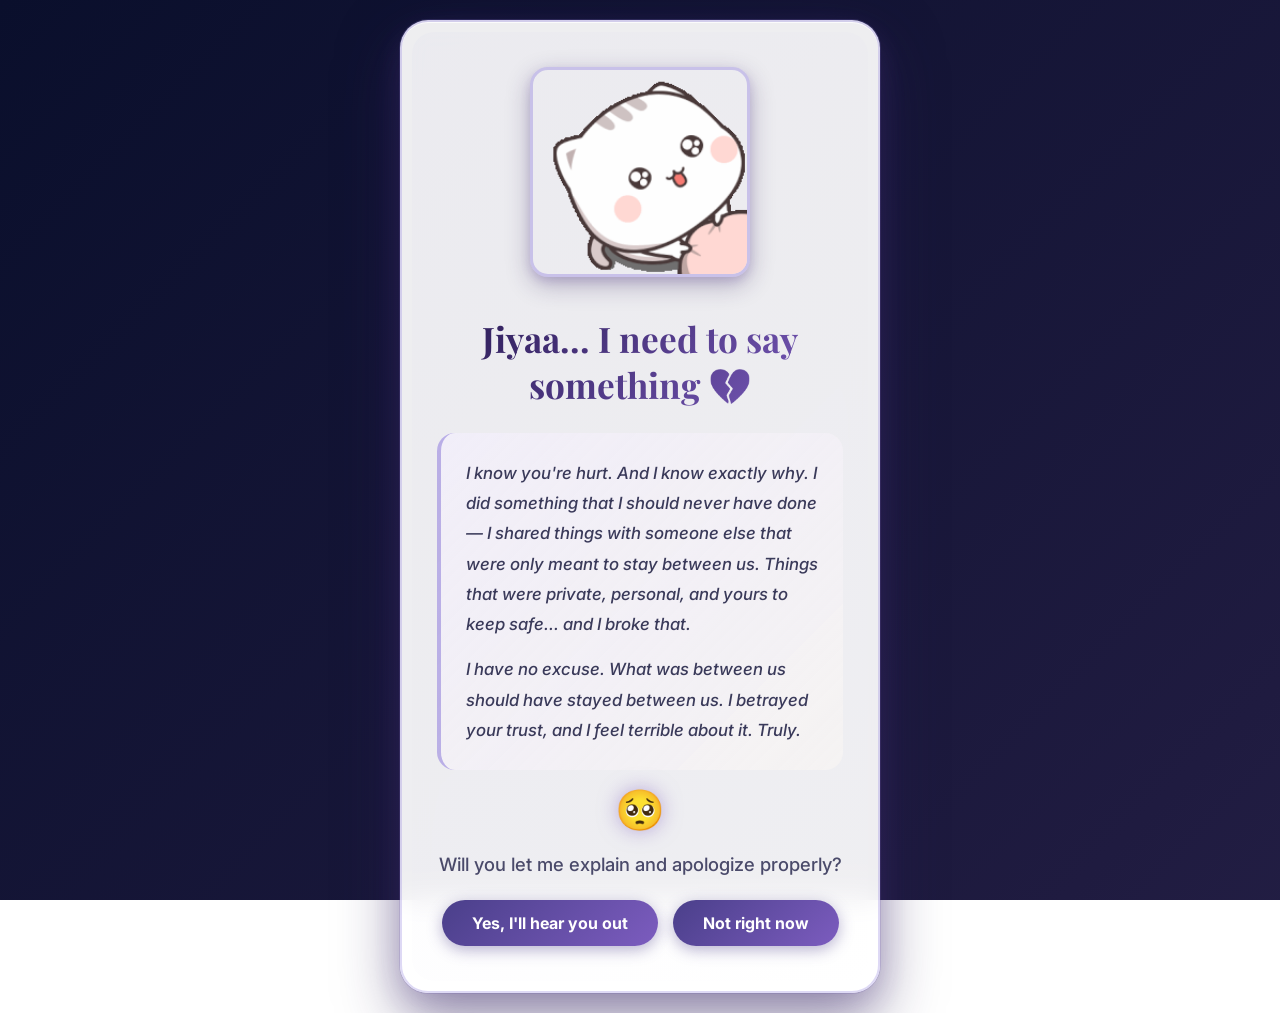
<file: index.html>
<!DOCTYPE html>
<html lang="en">
<head>
  <meta charset="UTF-8" />
  <meta name="viewport" content="width=device-width, initial-scale=1.0, maximum-scale=5.0, user-scalable=yes" />
  <meta name="theme-color" content="#2d2b55" />
  <meta name="description" content="A heartfelt apology from Amit to Jiyaa" />
  <meta name="mobile-web-app-capable" content="yes" />
  <meta name="apple-mobile-web-app-capable" content="yes" />
  <meta name="apple-mobile-web-app-status-bar-style" content="default" />
  <title>I'm Sorry, Jiyaa 💔</title>
  <link rel="stylesheet" href="style.css" />
</head>
<body>
  <!-- Falling Raindrops -->
  <div class="raindrops-container">
    <span class="raindrop">💧</span>
    <span class="raindrop">💧</span>
    <span class="raindrop">💧</span>
    <span class="raindrop">💧</span>
    <span class="raindrop">💧</span>
    <span class="raindrop">💧</span>
    <span class="raindrop">💧</span>
    <span class="raindrop">💧</span>
    <span class="raindrop">💧</span>
    <span class="raindrop">💧</span>
    <span class="raindrop">💧</span>
    <span class="raindrop">💧</span>
    <span class="raindrop">💧</span>
    <span class="raindrop">💧</span>
    <span class="raindrop">💧</span>
  </div>
  
  <!-- Soft Glowing Lights -->
  <div class="softglow-container">
    <span class="softglow">🕯️</span>
    <span class="softglow">✨</span>
    <span class="softglow">🕯️</span>
    <span class="softglow">✨</span>
    <span class="softglow">🕯️</span>
  </div>

  <div class="container">
    <img src="GIFS/1.gif" class="gif" alt="sorry">

    <h1>Jiyaa... I need to say something 💔</h1>
    
    <div class="apology-letter">
      <p class="letter-text fade-in-up">
        I know you're hurt. And I know exactly why. I did something that I should never have done — I shared things with someone else that were only meant to stay between us. Things that were private, personal, and yours to keep safe... and I broke that.
      </p>
      <p class="letter-text fade-in-up">
        I have no excuse. What was between us should have stayed between us. I betrayed your trust, and I feel terrible about it. Truly.
      </p>
    </div>
    
    <div class="love-note">
      <span class="heartbeat">🥺</span>
    </div>

    <p>Will you let me explain and apologize properly?</p>

    <div class="btn">
      <a href="apology.html" id="read-more-btn">Yes, I'll hear you out</a>
      <a href="no1.html">Not right now</a>
    </div>
  </div>

  <script src="script.js"></script>
</body>
</html>
</file>
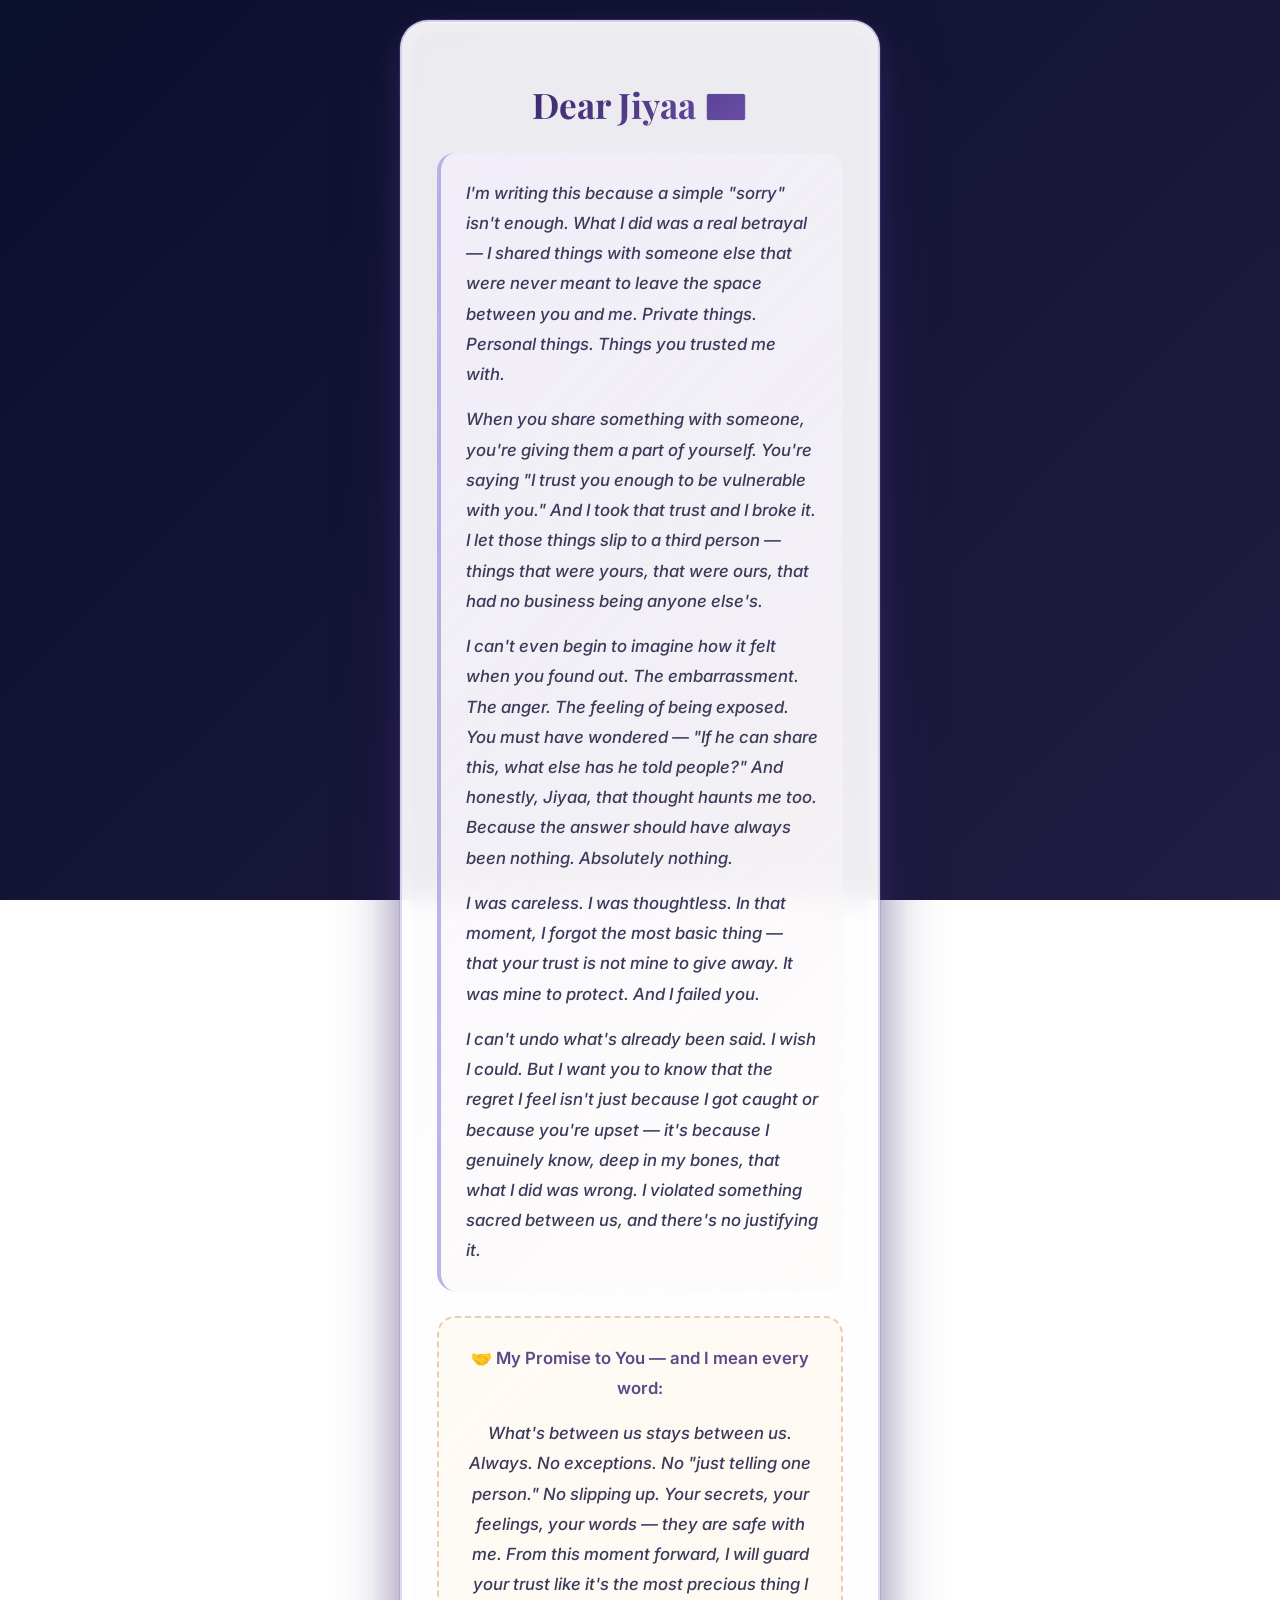
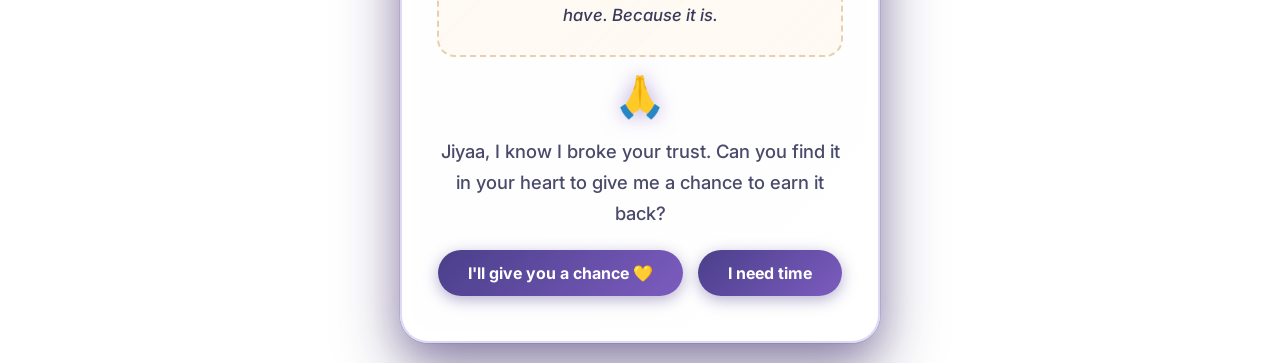
<file: apology.html>
<!DOCTYPE html>
<html lang="en">
<head>
  <meta charset="UTF-8" />
  <meta name="viewport" content="width=device-width, initial-scale=1.0, maximum-scale=5.0, user-scalable=yes" />
  <meta name="theme-color" content="#2d2b55" />
  <meta name="description" content="A heartfelt apology letter from Amit to Jiyaa" />
  <meta name="mobile-web-app-capable" content="yes" />
  <meta name="apple-mobile-web-app-capable" content="yes" />
  <meta name="apple-mobile-web-app-status-bar-style" content="default" />
  <title>My Apology to You, Jiyaa 💌</title>
  <link rel="stylesheet" href="style.css" />
</head>
<body>
  <!-- Falling Raindrops -->
  <div class="raindrops-container">
    <span class="raindrop">💧</span>
    <span class="raindrop">💧</span>
    <span class="raindrop">💧</span>
    <span class="raindrop">💧</span>
    <span class="raindrop">💧</span>
    <span class="raindrop">💧</span>
    <span class="raindrop">💧</span>
    <span class="raindrop">💧</span>
    <span class="raindrop">💧</span>
    <span class="raindrop">💧</span>
    <span class="raindrop">💧</span>
    <span class="raindrop">💧</span>
    <span class="raindrop">💧</span>
    <span class="raindrop">💧</span>
    <span class="raindrop">💧</span>
  </div>
  
  <!-- Soft Glowing Lights -->
  <div class="softglow-container">
    <span class="softglow">🕯️</span>
    <span class="softglow">✨</span>
    <span class="softglow">🕯️</span>
    <span class="softglow">✨</span>
    <span class="softglow">🕯️</span>
  </div>

  <div class="container">
    <h1>Dear Jiyaa 💌</h1>
    
    <div class="apology-letter">
      <p class="letter-text fade-in-up">
        I'm writing this because a simple "sorry" isn't enough. What I did was a real betrayal — I shared things with someone else that were never meant to leave the space between you and me. Private things. Personal things. Things you trusted me with.
      </p>
      <p class="letter-text fade-in-up">
        When you share something with someone, you're giving them a part of yourself. You're saying "I trust you enough to be vulnerable with you." And I took that trust and I broke it. I let those things slip to a third person — things that were yours, that were ours, that had no business being anyone else's.
      </p>
      <p class="letter-text fade-in-up">
        I can't even begin to imagine how it felt when you found out. The embarrassment. The anger. The feeling of being exposed. You must have wondered — "If he can share this, what else has he told people?" And honestly, Jiyaa, that thought haunts me too. Because the answer should have always been nothing. Absolutely nothing.
      </p>
      <p class="letter-text fade-in-up">
        I was careless. I was thoughtless. In that moment, I forgot the most basic thing — that your trust is not mine to give away. It was mine to protect. And I failed you.
      </p>
      <p class="letter-text fade-in-up">
        I can't undo what's already been said. I wish I could. But I want you to know that the regret I feel isn't just because I got caught or because you're upset — it's because I genuinely know, deep in my bones, that what I did was wrong. I violated something sacred between us, and there's no justifying it.
      </p>
    </div>

    <div class="promise-box fade-in-up">
      <p class="letter-text" style="font-style: normal; font-weight: 600; color: #5a4a8a;">
        🤝 My Promise to You — and I mean every word:
      </p>
      <p class="letter-text">
        What's between us stays between us. Always. No exceptions. No "just telling one person." No slipping up. Your secrets, your feelings, your words — they are safe with me. From this moment forward, I will guard your trust like it's the most precious thing I have. Because it is.
      </p>
    </div>

    <div class="love-note">
      <span class="heartbeat">🙏</span>
    </div>

    <p>Jiyaa, I know I broke your trust. Can you find it in your heart to give me a chance to earn it back?</p>

    <div class="btn">
      <a href="yes.html">I'll give you a chance 💛</a>
      <a href="no1.html">I need time</a>
    </div>
  </div>

  <script src="script.js"></script>
</body>
</html>
</file>
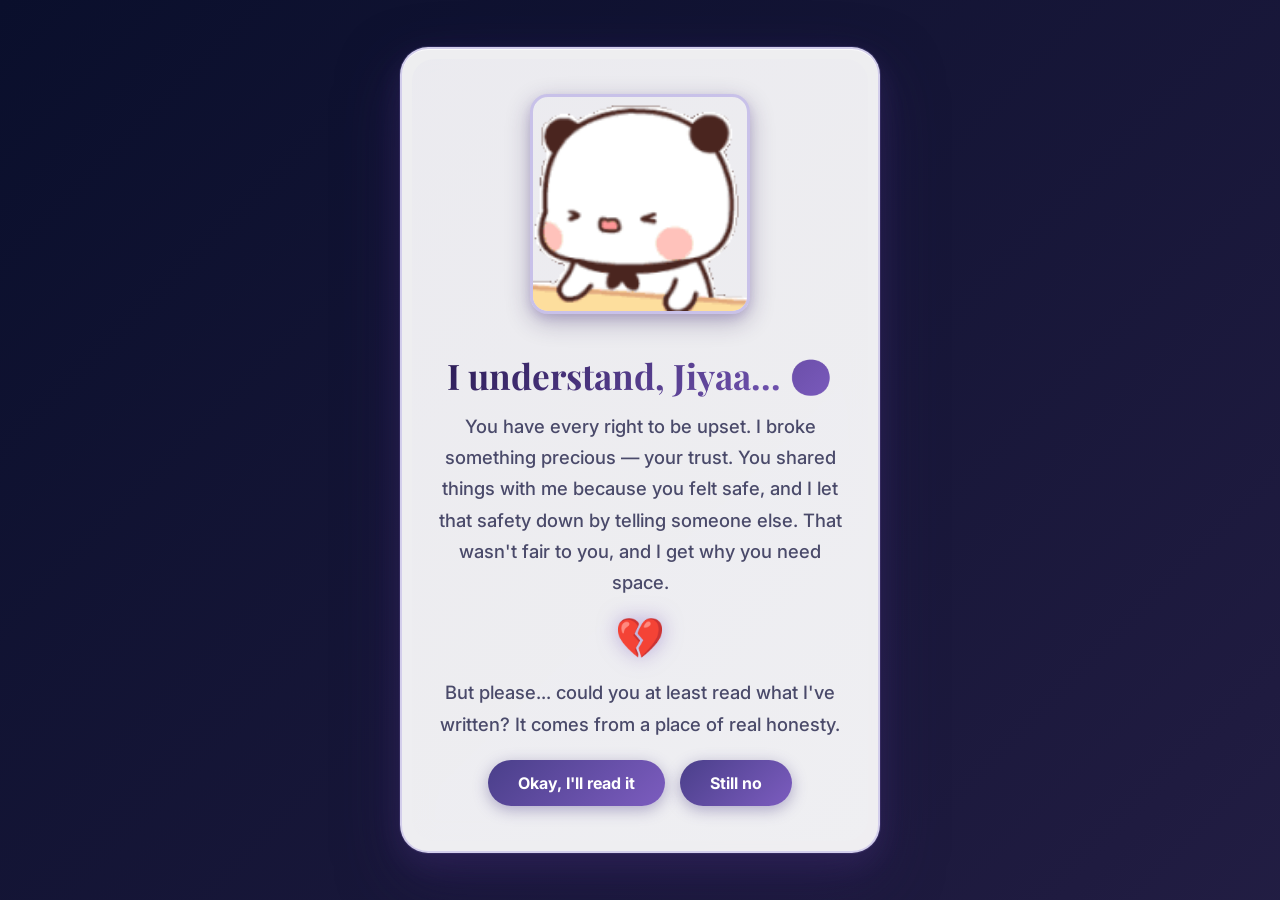
<file: no1.html>
<!DOCTYPE html>
<html lang="en">
<head>
  <meta charset="UTF-8" />
  <meta name="viewport" content="width=device-width, initial-scale=1.0, maximum-scale=5.0, user-scalable=yes" />
  <meta name="theme-color" content="#2d2b55" />
  <meta name="description" content="Please reconsider - Amit's apology" />
  <meta name="mobile-web-app-capable" content="yes" />
  <meta name="apple-mobile-web-app-capable" content="yes" />
  <meta name="apple-mobile-web-app-status-bar-style" content="default" />
  <title>I understand... 😔</title>
  <link rel="stylesheet" href="style.css" />
</head>
<body>
  <!-- Falling Raindrops -->
  <div class="raindrops-container">
    <span class="raindrop">💧</span>
    <span class="raindrop">💧</span>
    <span class="raindrop">💧</span>
    <span class="raindrop">💧</span>
    <span class="raindrop">💧</span>
    <span class="raindrop">💧</span>
    <span class="raindrop">💧</span>
    <span class="raindrop">💧</span>
    <span class="raindrop">💧</span>
    <span class="raindrop">💧</span>
    <span class="raindrop">💧</span>
    <span class="raindrop">💧</span>
    <span class="raindrop">💧</span>
    <span class="raindrop">💧</span>
    <span class="raindrop">💧</span>
  </div>
  
  <!-- Soft Glowing Lights -->
  <div class="softglow-container">
    <span class="softglow">🕯️</span>
    <span class="softglow">✨</span>
    <span class="softglow">🕯️</span>
    <span class="softglow">✨</span>
    <span class="softglow">🕯️</span>
  </div>

  <div class="container">
    <img src="GIFS/2.gif" class="gif" alt="please">

    <h1>I understand, Jiyaa... 😔</h1>
    <p>You have every right to be upset. I broke something precious — your trust. You shared things with me because you felt safe, and I let that safety down by telling someone else. That wasn't fair to you, and I get why you need space.</p>
    
    <div class="love-note">
      <span class="heartbeat">💔</span>
    </div>

    <p>But please... could you at least read what I've written? It comes from a place of real honesty.</p>

    <div class="btn">
      <a href="apology.html">Okay, I'll read it</a>
      <a href="no2.html">Still no</a>
    </div>
  </div>

  <script src="script.js"></script>
</body>
</html>
</file>
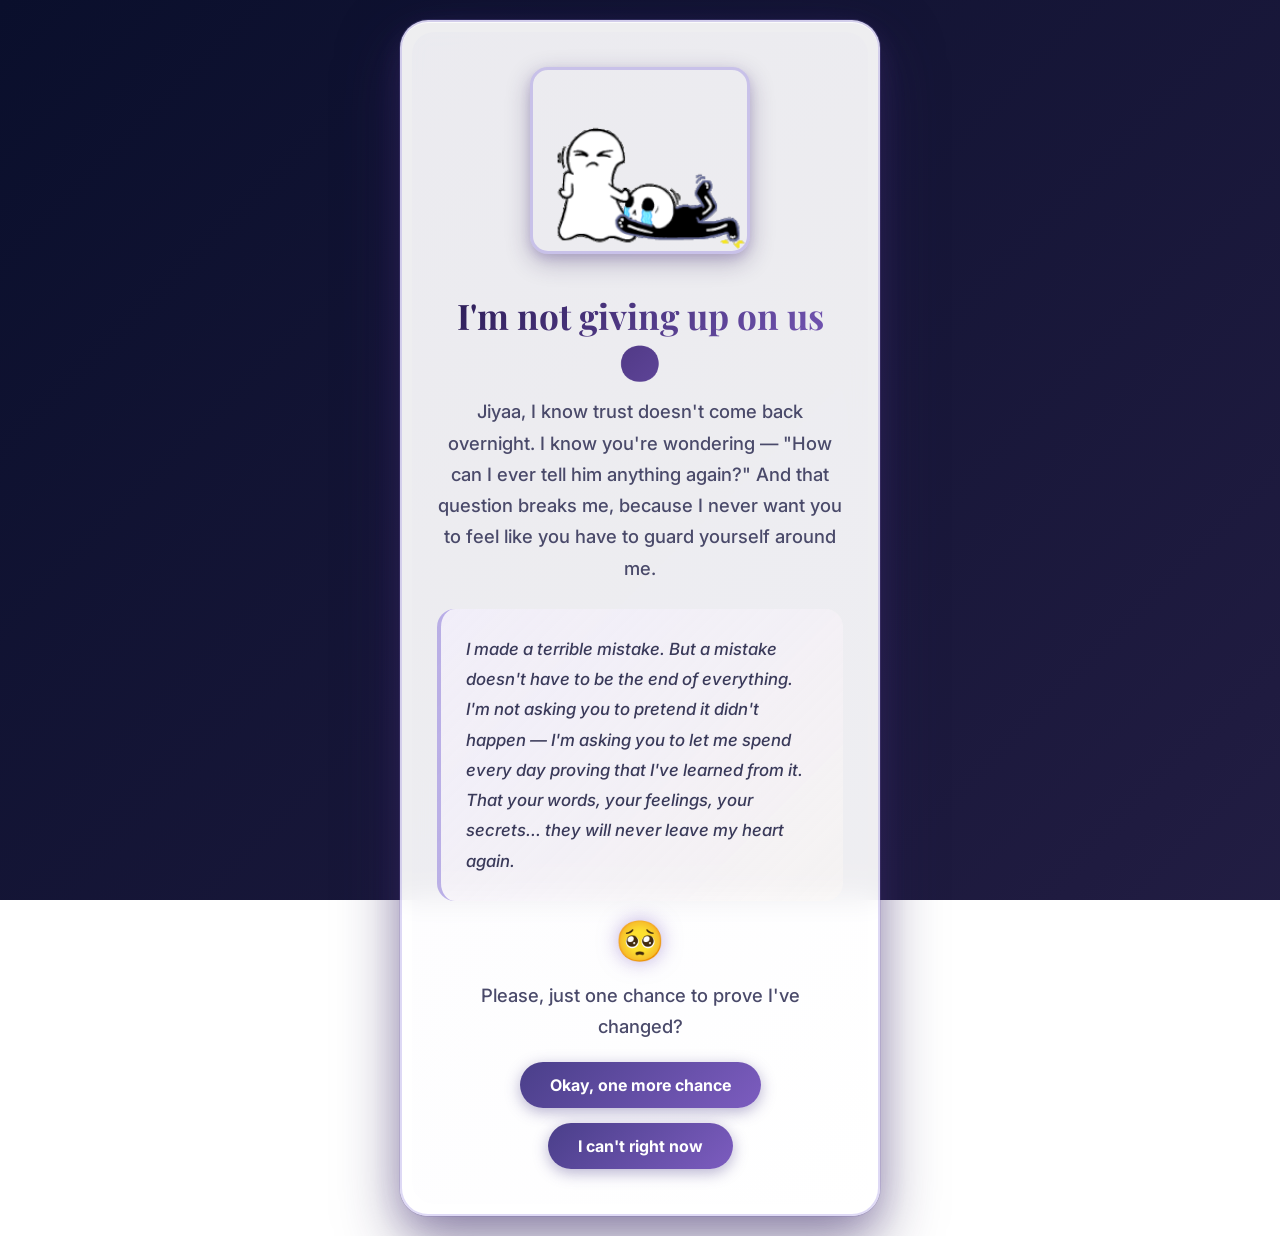
<file: no2.html>
<!DOCTYPE html>
<html lang="en">
<head>
  <meta charset="UTF-8" />
  <meta name="viewport" content="width=device-width, initial-scale=1.0, maximum-scale=5.0, user-scalable=yes" />
  <meta name="theme-color" content="#2d2b55" />
  <meta name="description" content="I won't give up - Amit's apology" />
  <meta name="mobile-web-app-capable" content="yes" />
  <meta name="apple-mobile-web-app-capable" content="yes" />
  <meta name="apple-mobile-web-app-status-bar-style" content="default" />
  <title>I won't give up 🙏</title>
  <link rel="stylesheet" href="style.css" />
</head>
<body>
  <!-- Falling Raindrops -->
  <div class="raindrops-container">
    <span class="raindrop">💧</span>
    <span class="raindrop">💧</span>
    <span class="raindrop">💧</span>
    <span class="raindrop">💧</span>
    <span class="raindrop">💧</span>
    <span class="raindrop">💧</span>
    <span class="raindrop">💧</span>
    <span class="raindrop">💧</span>
    <span class="raindrop">💧</span>
    <span class="raindrop">💧</span>
    <span class="raindrop">💧</span>
    <span class="raindrop">💧</span>
    <span class="raindrop">💧</span>
    <span class="raindrop">💧</span>
    <span class="raindrop">💧</span>
  </div>
  
  <!-- Soft Glowing Lights -->
  <div class="softglow-container">
    <span class="softglow">🕯️</span>
    <span class="softglow">✨</span>
    <span class="softglow">🕯️</span>
    <span class="softglow">✨</span>
    <span class="softglow">🕯️</span>
  </div>

  <div class="container">
    <img src="GIFS/3.gif" class="gif" alt="begging">

    <h1>I'm not giving up on us 😢</h1>
    <p>Jiyaa, I know trust doesn't come back overnight. I know you're wondering — "How can I ever tell him anything again?" And that question breaks me, because I never want you to feel like you have to guard yourself around me.</p>
    
    <div class="apology-letter">
      <p class="letter-text fade-in-up">
        I made a terrible mistake. But a mistake doesn't have to be the end of everything. I'm not asking you to pretend it didn't happen — I'm asking you to let me spend every day proving that I've learned from it. That your words, your feelings, your secrets... they will never leave my heart again.
      </p>
    </div>
    
    <div class="love-note">
      <span class="heartbeat">🥺</span>
    </div>

    <p>Please, just one chance to prove I've changed?</p>

    <div class="btn">
      <a href="apology.html">Okay, one more chance</a>
      <a href="no3.html">I can't right now</a>
    </div>
  </div>

  <script src="script.js"></script>
</body>
</html>
</file>
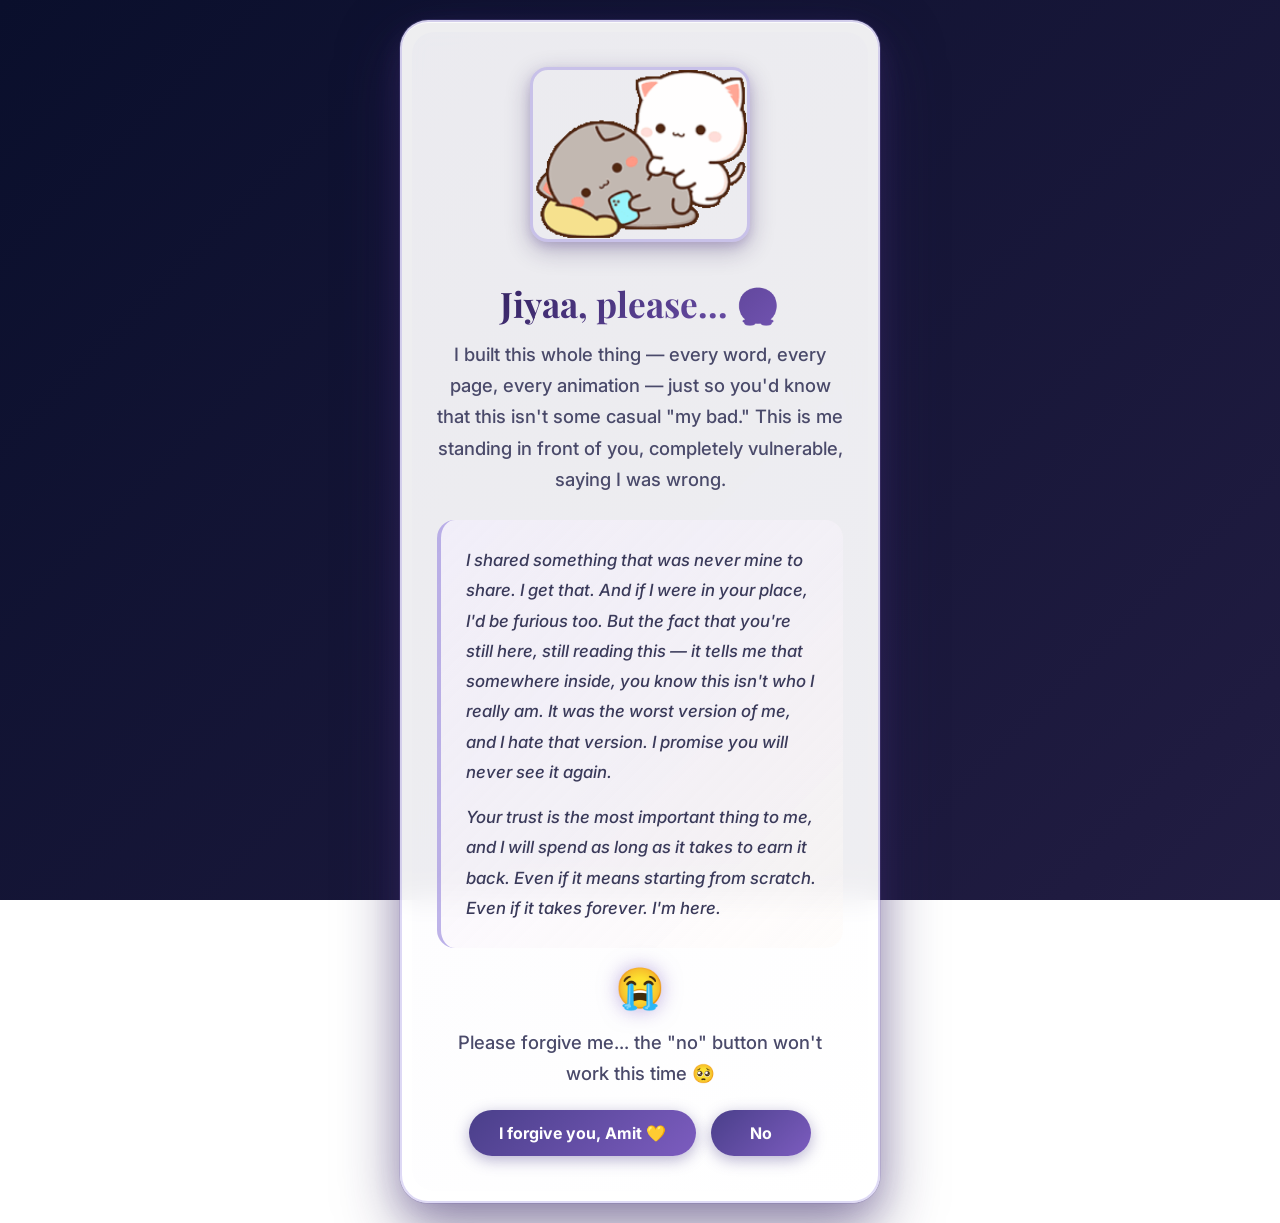
<file: no3.html>
<!DOCTYPE html>
<html lang="en">
<head>
  <meta charset="UTF-8" />
  <meta name="viewport" content="width=device-width, initial-scale=1.0, maximum-scale=5.0, user-scalable=yes" />
  <meta name="theme-color" content="#2d2b55" />
  <meta name="description" content="Last chance - Amit's apology to Jiyaa" />
  <meta name="mobile-web-app-capable" content="yes" />
  <meta name="apple-mobile-web-app-capable" content="yes" />
  <meta name="apple-mobile-web-app-status-bar-style" content="default" />
  <title>One last thing... 😭</title>
  <link rel="stylesheet" href="style.css" />
</head>
<body>
  <!-- Falling Raindrops -->
  <div class="raindrops-container">
    <span class="raindrop">💧</span>
    <span class="raindrop">💧</span>
    <span class="raindrop">💧</span>
    <span class="raindrop">💧</span>
    <span class="raindrop">💧</span>
    <span class="raindrop">💧</span>
    <span class="raindrop">💧</span>
    <span class="raindrop">💧</span>
    <span class="raindrop">💧</span>
    <span class="raindrop">💧</span>
    <span class="raindrop">💧</span>
    <span class="raindrop">💧</span>
    <span class="raindrop">💧</span>
    <span class="raindrop">💧</span>
    <span class="raindrop">💧</span>
  </div>
  
  <!-- Soft Glowing Lights -->
  <div class="softglow-container">
    <span class="softglow">🕯️</span>
    <span class="softglow">✨</span>
    <span class="softglow">🕯️</span>
    <span class="softglow">✨</span>
    <span class="softglow">🕯️</span>
  </div>

  <div class="container">
    <img src="GIFS/4.gif" class="gif" alt="crying">

    <h1>Jiyaa, please... 😭</h1>
    <p>I built this whole thing — every word, every page, every animation — just so you'd know that this isn't some casual "my bad." This is me standing in front of you, completely vulnerable, saying I was wrong.</p>
    
    <div class="apology-letter">
      <p class="letter-text fade-in-up">
        I shared something that was never mine to share. I get that. And if I were in your place, I'd be furious too. But the fact that you're still here, still reading this — it tells me that somewhere inside, you know this isn't who I really am. It was the worst version of me, and I hate that version. I promise you will never see it again.
      </p>
      <p class="letter-text fade-in-up">
        Your trust is the most important thing to me, and I will spend as long as it takes to earn it back. Even if it means starting from scratch. Even if it takes forever. I'm here.
      </p>
    </div>
    
    <div class="love-note">
      <span class="heartbeat">😭</span>
    </div>

    <p>Please forgive me... the "no" button won't work this time 🥺</p>

    <div class="btn">
      <a href="apology.html">I forgive you, Amit 💛</a>
      <a href="#" id="move-random">No</a>
    </div>
  </div>

  <script src="script.js"></script>
</body>
</html>
</file>
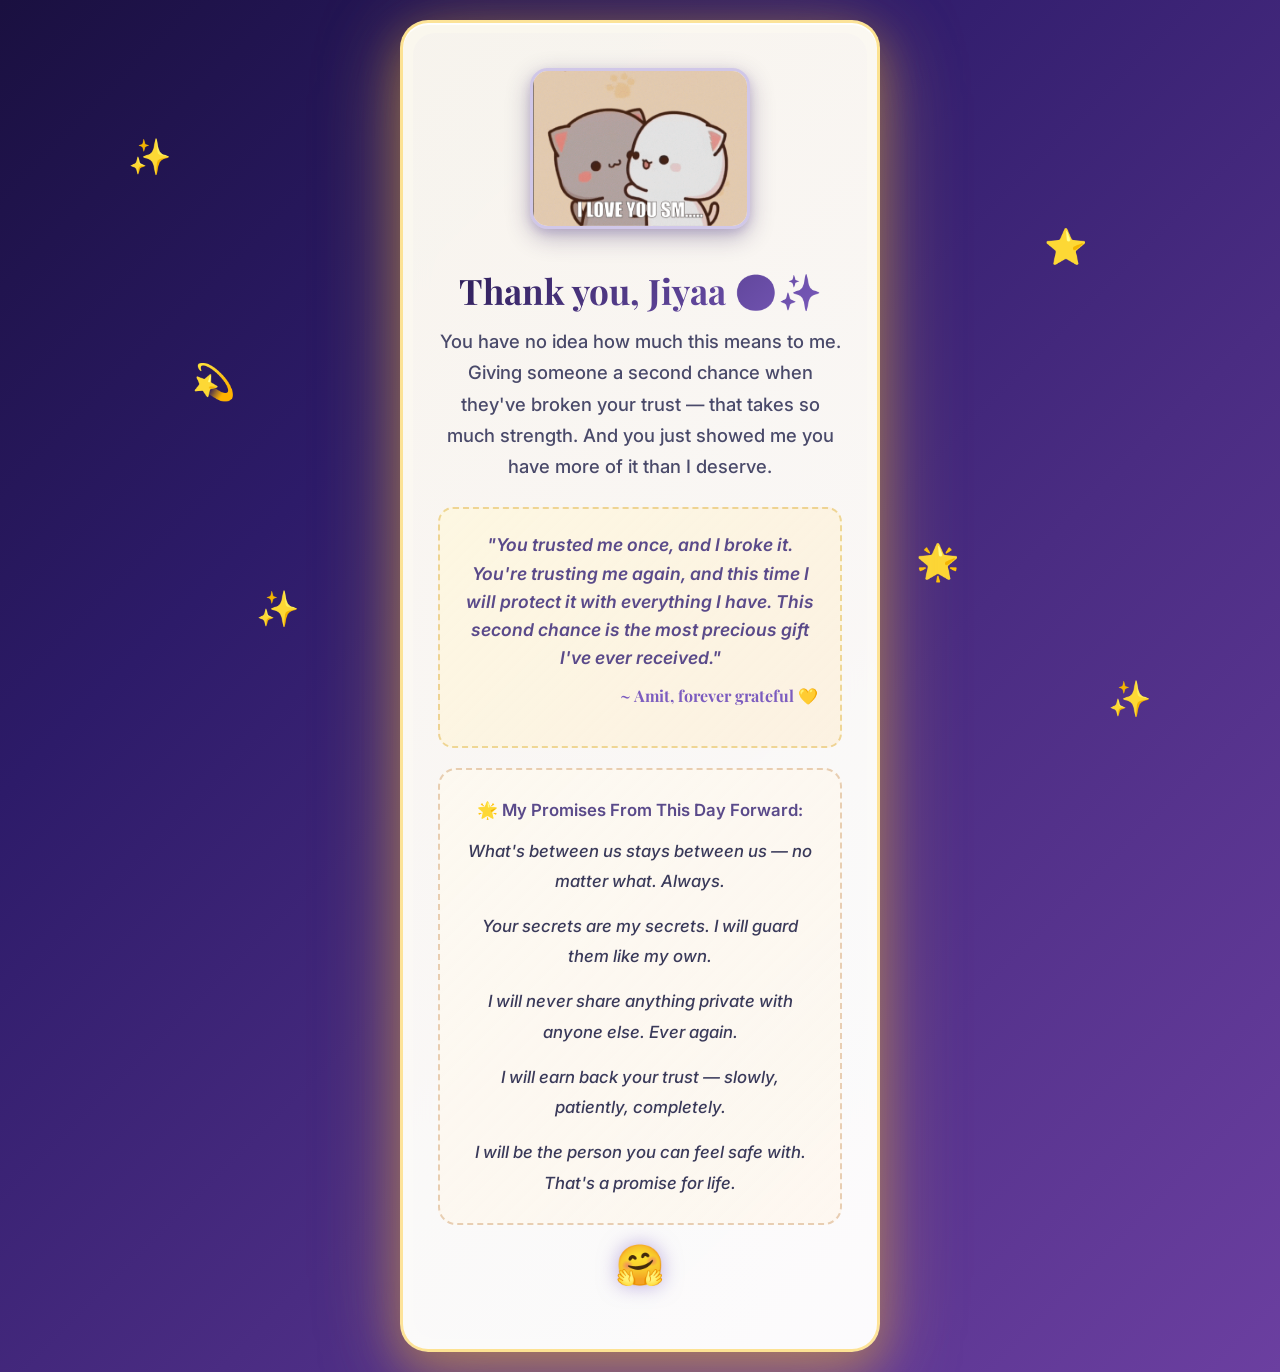
<file: yes.html>
<!DOCTYPE html>
<html lang="en">
<head>
  <meta charset="UTF-8" />
  <meta name="viewport" content="width=device-width, initial-scale=1.0, maximum-scale=5.0, user-scalable=yes" />
  <meta name="theme-color" content="#2d2b55" />
  <meta name="description" content="Thank you for forgiving me, Jiyaa" />
  <meta name="mobile-web-app-capable" content="yes" />
  <meta name="apple-mobile-web-app-capable" content="yes" />
  <meta name="apple-mobile-web-app-status-bar-style" content="default" />
  <title>Thank You, Jiyaa 🌟</title>
  <link rel="stylesheet" href="style.css" />
</head>
<body class="yes-page">
  <!-- Falling Flowers (celebration!) -->
  <div class="raindrops-container celebrate">
    <span class="raindrop celebrate-emoji">🌸</span>
    <span class="raindrop celebrate-emoji">🌺</span>
    <span class="raindrop celebrate-emoji">🌼</span>
    <span class="raindrop celebrate-emoji">🌻</span>
    <span class="raindrop celebrate-emoji">🌷</span>
    <span class="raindrop celebrate-emoji">🌹</span>
    <span class="raindrop celebrate-emoji">💐</span>
    <span class="raindrop celebrate-emoji">🌸</span>
    <span class="raindrop celebrate-emoji">🌺</span>
    <span class="raindrop celebrate-emoji">🌼</span>
    <span class="raindrop celebrate-emoji">🌻</span>
    <span class="raindrop celebrate-emoji">🌷</span>
    <span class="raindrop celebrate-emoji">💮</span>
    <span class="raindrop celebrate-emoji">🏵️</span>
    <span class="raindrop celebrate-emoji">🌸</span>
    <span class="raindrop celebrate-emoji">🌹</span>
    <span class="raindrop celebrate-emoji">🌺</span>
    <span class="raindrop celebrate-emoji">🌷</span>
    <span class="raindrop celebrate-emoji">🌼</span>
    <span class="raindrop celebrate-emoji">🌸</span>
  </div>
  
  <!-- Floating Hearts -->
  <div class="softglow-container celebrate">
    <span class="softglow">💛</span>
    <span class="softglow">💖</span>
    <span class="softglow">💗</span>
    <span class="softglow">💝</span>
    <span class="softglow">💛</span>
    <span class="softglow">❤️</span>
    <span class="softglow">💓</span>
    <span class="softglow">💞</span>
  </div>
  
  <!-- Sparkles -->
  <div class="sparkles-container">
    <span class="sparkle">✨</span>
    <span class="sparkle">⭐</span>
    <span class="sparkle">✨</span>
    <span class="sparkle">🌟</span>
    <span class="sparkle">✨</span>
    <span class="sparkle">💫</span>
  </div>

  <div class="container celebrate-box">
    <img src="GIFS/5.gif" class="gif" alt="thank you">

    <h1>Thank you, Jiyaa 🥹✨</h1>
    <p>You have no idea how much this means to me. Giving someone a second chance when they've broken your trust — that takes so much strength. And you just showed me you have more of it than I deserve.</p>
    
    <div class="forgiveness-message">
      <p class="quote">"You trusted me once, and I broke it. You're trusting me again, and this time I will protect it with everything I have. This second chance is the most precious gift I've ever received."</p>
      <p class="signed">~ Amit, forever grateful 💛</p>
    </div>

    <div class="promise-box" style="margin-top: 20px;">
      <p class="letter-text fade-in-up" style="font-style: normal; font-weight: 600; color: #5a4a8a; margin-bottom: 10px;">
        🌟 My Promises From This Day Forward:
      </p>
      <p class="letter-text fade-in-up">What's between us stays between us — no matter what. Always.</p>
      <p class="letter-text fade-in-up">Your secrets are my secrets. I will guard them like my own.</p>
      <p class="letter-text fade-in-up">I will never share anything private with anyone else. Ever again.</p>
      <p class="letter-text fade-in-up">I will earn back your trust — slowly, patiently, completely.</p>
      <p class="letter-text fade-in-up">I will be the person you can feel safe with. That's a promise for life.</p>
    </div>

    <div class="love-note">
      <span class="heartbeat">🤗</span>
    </div>
  </div>

  <script src="script.js"></script>
</body>
</html>
</file>
<file: style.css>
@import url('https://fonts.googleapis.com/css2?family=Inter:wght@400;500;600;700&family=Playfair+Display:ital,wght@0,600;0,700;1,600;1,700&display=swap');

/* ==========================================================================
   Base & Resets
   ========================================================================== */
* {
  margin: 0;
  padding: 0;
  box-sizing: border-box;
}

body {
  font-family: 'Inter', sans-serif;
  width: 100%;
  min-height: 100vh;
  background: linear-gradient(135deg, #0a0f2c 0%, #1f1b40 30%, #362f59 60%, #56497a 100%);
  background-attachment: fixed;
  background-size: 300% 300%;
  color: #4a4a6a;
  display: flex;
  justify-content: center;
  align-items: center;
  padding: 20px;
  overflow-x: hidden;
  overflow-y: auto;
  position: relative;
  animation: bg-shift 20s ease infinite;
}

body.yes-page {
  background: linear-gradient(135deg, #1a1040 0%, #2d1b69 30%, #4a2c82 60%, #6b3fa0 100%);
}

/* Page transition */
body.page-enter {
  animation: pageSlideIn 0.7s ease-out;
}

@keyframes pageSlideIn {
  from { opacity: 0; filter: blur(8px); }
  to { opacity: 1; filter: blur(0); }
}

@keyframes bg-shift {
  0%, 100% { background-position: 0% 50%; }
  50% { background-position: 100% 50%; }
}

/* ==========================================================================
   Falling Raindrops
   ========================================================================== */
.raindrops-container {
  position: fixed;
  top: 0;
  left: 0;
  width: 100%;
  height: 100%;
  pointer-events: none;
  z-index: 1;
  overflow: hidden;
}

.raindrop {
  position: absolute;
  top: -50px;
  font-size: 18px;
  animation: rainFall linear infinite;
  opacity: 0.5;
  filter: grayscale(0.3);
}

@keyframes rainFall {
  0% { opacity: 0; transform: translateY(0); }
  10% { opacity: 0.5; }
  90% { opacity: 0.5; }
  100% { opacity: 0; transform: translateY(100vh); }
}

.raindrop:nth-child(1)  { left: 5%;  animation-duration: 4s;   animation-delay: 0s; }
.raindrop:nth-child(2)  { left: 12%; animation-duration: 5.5s; animation-delay: 1s; }
.raindrop:nth-child(3)  { left: 20%; animation-duration: 3.8s; animation-delay: 2s; }
.raindrop:nth-child(4)  { left: 28%; animation-duration: 5s;   animation-delay: 0.5s; }
.raindrop:nth-child(5)  { left: 35%; animation-duration: 6s;   animation-delay: 1.5s; }
.raindrop:nth-child(6)  { left: 43%; animation-duration: 4.5s; animation-delay: 2.5s; }
.raindrop:nth-child(7)  { left: 50%; animation-duration: 5.2s; animation-delay: 0.8s; }
.raindrop:nth-child(8)  { left: 58%; animation-duration: 4.2s; animation-delay: 1.8s; }
.raindrop:nth-child(9)  { left: 65%; animation-duration: 5.8s; animation-delay: 0.3s; }
.raindrop:nth-child(10) { left: 72%; animation-duration: 4.8s; animation-delay: 2.2s; }
.raindrop:nth-child(11) { left: 78%; animation-duration: 5.1s; animation-delay: 1.2s; }
.raindrop:nth-child(12) { left: 85%; animation-duration: 4.3s; animation-delay: 0.6s; }
.raindrop:nth-child(13) { left: 90%; animation-duration: 5.5s; animation-delay: 1.7s; }
.raindrop:nth-child(14) { left: 95%; animation-duration: 4.6s; animation-delay: 2.8s; }
.raindrop:nth-child(15) { left: 15%; animation-duration: 5.3s; animation-delay: 0.4s; }

/* Celebrate mode — change to flowers */
.raindrops-container.celebrate .raindrop {
  filter: none;
  opacity: 0.8;
  font-size: 28px;
}

/* ==========================================================================
   Soft Glowing Lights (Fireflies)
   ========================================================================== */
.softglow-container {
  position: fixed;
  bottom: 0;
  left: 0;
  width: 100%;
  height: 100%;
  pointer-events: none;
  z-index: 1;
  overflow: hidden;
}

.softglow {
  position: absolute;
  bottom: -50px;
  font-size: 20px;
  animation: floatUp 12s ease-in infinite;
  opacity: 0.5;
}

@keyframes floatUp {
  0% { transform: translateY(0) rotate(0deg); opacity: 0; }
  10% { opacity: 0.5; }
  90% { opacity: 0.5; }
  100% { transform: translateY(-100vh) rotate(180deg); opacity: 0; }
}

.softglow:nth-child(1) { left: 15%; animation-delay: 0s;  animation-duration: 10s; }
.softglow:nth-child(2) { left: 35%; animation-delay: 2s;  animation-duration: 12s; }
.softglow:nth-child(3) { left: 55%; animation-delay: 4s;  animation-duration: 11s; }
.softglow:nth-child(4) { left: 75%; animation-delay: 1s;  animation-duration: 13s; }
.softglow:nth-child(5) { left: 88%; animation-delay: 3s;  animation-duration: 10.5s; }
.softglow:nth-child(6) { left: 25%; animation-delay: 1.5s; animation-duration: 9s; }
.softglow:nth-child(7) { left: 60%; animation-delay: 2.5s; animation-duration: 11.5s; }
.softglow:nth-child(8) { left: 45%; animation-delay: 0.8s; animation-duration: 10s; }

/* Celebrate mode */
.softglow-container.celebrate .softglow {
  font-size: 25px;
  opacity: 0.7;
}

/* ==========================================================================
   Sparkles (Forgiveness / Yes Page)
   ========================================================================== */
.sparkles-container {
  position: fixed;
  top: 0;
  left: 0;
  width: 100%;
  height: 100%;
  pointer-events: none;
  z-index: 2;
  overflow: hidden;
}

.sparkle {
  position: absolute;
  font-size: 35px;
  animation: sparkle-twinkle 2s ease-in-out infinite;
}

@keyframes sparkle-twinkle {
  0%, 100% { opacity: 0; transform: scale(0.5) rotate(0deg); }
  50% { opacity: 1; transform: scale(1.2) rotate(180deg); }
}

.sparkle:nth-child(1) { top: 15%; left: 10%;  animation-delay: 0s; }
.sparkle:nth-child(2) { top: 25%; right: 15%; animation-delay: 0.5s; }
.sparkle:nth-child(3) { bottom: 30%; left: 20%; animation-delay: 1s; }
.sparkle:nth-child(4) { top: 60%; right: 25%; animation-delay: 0.3s; }
.sparkle:nth-child(5) { bottom: 20%; right: 10%; animation-delay: 0.7s; }
.sparkle:nth-child(6) { top: 40%; left: 15%; animation-delay: 1.2s; }

/* ==========================================================================
   Main Container (Card)
   ========================================================================== */
.container {
  background: rgba(255, 255, 255, 0.93);
  backdrop-filter: blur(15px);
  -webkit-backdrop-filter: blur(15px);
  padding: 45px 35px;
  border-radius: 28px;
  text-align: center;
  width: 100%;
  max-width: 480px;
  box-shadow: 
    0 25px 60px rgba(42, 27, 84, 0.5),
    0 10px 30px rgba(124, 92, 191, 0.2),
    inset 0 1px 0 rgba(255, 255, 255, 0.8),
    0 0 0 1px rgba(147, 130, 220, 0.2);
  position: relative;
  z-index: 10;
  animation: cardFlip 0.8s cubic-bezier(0.68, -0.55, 0.265, 1.55);
  border: 2px solid rgba(147, 130, 220, 0.3);
  transform-style: preserve-3d;
  perspective: 1000px;
}

@keyframes cardFlip {
  0% {
    opacity: 0;
    transform: perspective(1000px) rotateY(-90deg) translateY(50px);
  }
  100% {
    opacity: 1;
    transform: perspective(1000px) rotateY(0deg) translateY(0);
  }
}

@keyframes cardFlipOut {
  0% {
    opacity: 1;
    transform: perspective(1000px) rotateY(0deg) translateY(0);
  }
  100% {
    opacity: 0;
    transform: perspective(1000px) rotateY(90deg) translateY(-50px);
  }
}

/* Subtle inner glow */
.container::before {
  content: '';
  position: absolute;
  top: 10px;
  left: 10px;
  right: 10px;
  bottom: 10px;
  border-radius: 22px;
  background: linear-gradient(135deg, rgba(147, 130, 220, 0.03), rgba(255, 255, 255, 0.05));
  z-index: -1;
  pointer-events: none;
}

/* Celebrate variant (forgiveness accepted) */
.container.celebrate-box {
  background: linear-gradient(135deg, rgba(255, 252, 240, 0.98) 0%, rgba(255, 255, 255, 0.98) 100%);
  box-shadow: 
    0 25px 80px rgba(212, 163, 115, 0.4),
    0 15px 40px rgba(255, 193, 7, 0.3),
    0 0 100px rgba(255, 193, 7, 0.15),
    inset 0 2px 0 rgba(255, 255, 255, 0.9);
  animation: celebrateFlip 1s cubic-bezier(0.68, -0.55, 0.265, 1.55), celebrate-pulse 2s ease-in-out infinite 1s;
  border: 3px solid rgba(255, 193, 7, 0.4);
  transform-style: preserve-3d;
}

@keyframes celebrateFlip {
  0% {
    opacity: 0;
    transform: perspective(1000px) rotateY(180deg) scale(0.8);
  }
  100% {
    opacity: 1;
    transform: perspective(1000px) rotateY(0deg) scale(1);
  }
}

@keyframes celebrate-pulse {
  0%, 100% { transform: scale(1); }
  50% { transform: scale(1.02); }
}

/* ==========================================================================
   Typography
   ========================================================================== */
h1 {
  font-family: 'Playfair Display', serif;
  font-size: clamp(1.5rem, 5vw, 2.2rem);
  margin: 15px 0 12px;
  line-height: 1.3;
  background: linear-gradient(135deg, #2a1b54, #7c5cbf, #d4a373, #2a1b54);
  background-size: 300% 300%;
  -webkit-background-clip: text;
  -webkit-text-fill-color: transparent;
  background-clip: text;
  animation: gradient-shift 4s ease infinite;
  font-weight: 700;
}

@keyframes gradient-shift {
  0%, 100% { background-position: 0% 50%; }
  50% { background-position: 100% 50%; }
}

p {
  font-family: 'Inter', sans-serif;
  font-size: clamp(1rem, 3.5vw, 1.15rem);
  margin-bottom: 15px;
  line-height: 1.7;
  color: #4a4a6a;
  font-weight: 500;
}

/* ==========================================================================
   GIF Images
   ========================================================================== */
.gif {
  width: 220px;
  max-width: 100%;
  height: auto;
  margin-bottom: 20px;
  border-radius: 18px;
  box-shadow: 0 8px 25px rgba(42, 27, 84, 0.3), 0 4px 10px rgba(124, 92, 191, 0.2);
  transition: transform 0.3s ease;
  border: 3px solid rgba(147, 130, 220, 0.4);
}

.gif:hover {
  transform: scale(1.05) rotate(2deg);
  box-shadow: 0 12px 35px rgba(42, 27, 84, 0.4), 0 6px 15px rgba(124, 92, 191, 0.3);
}

/* ==========================================================================
   Buttons
   ========================================================================== */
.btn {
  position: relative;
  display: flex;
  justify-content: center;
  gap: 15px;
  flex-wrap: wrap;
  margin-top: 20px;
}

.btn a {
  text-decoration: none;
  padding: 13px 30px;
  background: linear-gradient(135deg, #4a3f8a, #7c5cbf);
  color: #fff;
  border-radius: 30px;
  font-weight: bold;
  font-size: clamp(0.9rem, 3vw, 1rem);
  transition: all 0.3s ease;
  min-width: 100px;
  touch-action: manipulation;
  -webkit-tap-highlight-color: transparent;
  box-shadow: 0 4px 15px rgba(74, 63, 138, 0.4);
  position: relative;
  overflow: hidden;
  font-family: 'Inter', sans-serif;
}

.btn a::before {
  content: '';
  position: absolute;
  top: 0;
  left: -100%;
  width: 100%;
  height: 100%;
  background: linear-gradient(90deg, transparent, rgba(255, 255, 255, 0.3), transparent);
  transition: left 0.5s ease;
}

.btn a:hover::before {
  left: 100%;
}

.btn a:hover,
.btn a:active {
  background: linear-gradient(135deg, #3a2f7a, #6b4caf);
  transform: translateY(-3px) scale(1.05);
  box-shadow: 0 6px 20px rgba(74, 63, 138, 0.6);
}

.btn a:active {
  transform: translateY(-1px) scale(1.02);
}

/* ==========================================================================
   Apology Letter Section
   ========================================================================== */
.apology-letter {
  margin-top: 25px;
  padding: 25px;
  background: linear-gradient(135deg, rgba(245, 240, 255, 0.6), rgba(255, 250, 245, 0.4));
  border-radius: 18px;
  border-left: 4px solid rgba(147, 130, 220, 0.6);
  animation: letter-glow 4s ease-in-out infinite;
  text-align: left;
}

@keyframes letter-glow {
  0%, 100% { 
    box-shadow: 0 0 10px rgba(124, 92, 191, 0.15);
  }
  50% { 
    box-shadow: 0 0 25px rgba(124, 92, 191, 0.3), 0 0 35px rgba(147, 130, 220, 0.15);
  }
}

.letter-text {
  font-family: 'Inter', sans-serif;
  font-size: clamp(0.92rem, 3vw, 1.05rem);
  color: #3a3a5a;
  line-height: 1.8;
  font-style: italic;
  margin-bottom: 15px;
}

.letter-text:last-child {
  margin-bottom: 0;
}

.signature {
  text-align: right;
  color: #7c5cbf;
  font-weight: 700;
  font-family: 'Playfair Display', serif;
  font-size: 1.1rem;
  margin-top: 15px;
}

/* ==========================================================================
   Promise Box
   ========================================================================== */
.promise-box {
  margin-top: 25px;
  padding: 25px;
  background: linear-gradient(135deg, rgba(255, 250, 240, 0.7), rgba(255, 245, 230, 0.5));
  border-radius: 18px;
  border: 2px dashed rgba(212, 163, 115, 0.5);
  animation: promise-glow 3s ease-in-out infinite;
}

@keyframes promise-glow {
  0%, 100% { 
    box-shadow: 0 0 10px rgba(212, 163, 115, 0.2);
  }
  50% { 
    box-shadow: 0 0 25px rgba(212, 163, 115, 0.4), 0 0 35px rgba(255, 193, 7, 0.15);
  }
}

/* ==========================================================================
   Forgiveness Message (Yes Page)
   ========================================================================== */
.forgiveness-message {
  margin-top: 25px;
  padding: 22px;
  background: linear-gradient(135deg, rgba(255, 248, 220, 0.7), rgba(255, 235, 205, 0.5));
  border-radius: 15px;
  border: 2px dashed rgba(218, 165, 32, 0.4);
  animation: forgiveness-glow 3s ease-in-out infinite;
}

@keyframes forgiveness-glow {
  0%, 100% { 
    box-shadow: 0 0 10px rgba(255, 193, 7, 0.2);
  }
  50% { 
    box-shadow: 0 0 20px rgba(255, 193, 7, 0.4), 0 0 30px rgba(218, 165, 32, 0.2);
  }
}

.quote {
  font-size: clamp(0.95rem, 3vw, 1.1rem);
  font-style: italic;
  color: #5a4a8a;
  margin-bottom: 10px;
  line-height: 1.6;
  font-weight: 600;
}

.signed {
  font-size: clamp(0.85rem, 2.5vw, 1rem);
  color: #7c5cbf;
  font-weight: 700;
  margin-top: 8px;
  text-align: right;
  font-family: 'Playfair Display', serif;
}

/* ==========================================================================
   Heartbeat & Love Note
   ========================================================================== */
.love-note {
  margin: 15px 0;
  text-align: center;
}

.heartbeat {
  display: inline-block;
  font-size: 40px;
  animation: heartbeat 1.5s ease-in-out infinite;
  filter: drop-shadow(0 0 10px rgba(124, 92, 191, 0.5));
}

@keyframes heartbeat {
  0%, 100% { transform: scale(1); }
  10%, 30% { transform: scale(1.2); }
  20%, 40% { transform: scale(1.1); }
}

/* ==========================================================================
   Fade-in-up Animation
   ========================================================================== */
.fade-in-up {
  opacity: 0;
  transform: translateY(20px);
  animation: fadeInUp 0.8s ease forwards;
}

@keyframes fadeInUp {
  to {
    opacity: 1;
    transform: translateY(0);
  }
}

.fade-in-up:nth-child(1) { animation-delay: 0.3s; }
.fade-in-up:nth-child(2) { animation-delay: 0.6s; }
.fade-in-up:nth-child(3) { animation-delay: 0.9s; }
.fade-in-up:nth-child(4) { animation-delay: 1.2s; }
.fade-in-up:nth-child(5) { animation-delay: 1.5s; }

/* ==========================================================================
   Typewriter
   ========================================================================== */
.typewriter {
  overflow: hidden;
  white-space: nowrap;
  border-right: 2px solid #7c5cbf;
  animation: typing 3.5s steps(40, end), blink-caret 0.75s step-end infinite;
  display: inline-block;
  max-width: 100%;
}

@keyframes typing {
  from { width: 0; }
  to { width: 100%; }
}

@keyframes blink-caret {
  from, to { border-color: transparent; }
  50% { border-color: #7c5cbf; }
}

/* ==========================================================================
   Mobile Optimization
   ========================================================================== */
@media screen and (max-width: 480px) {
  body {
    padding: 10px;
  }
  
  .raindrop {
    font-size: 14px;
  }
  
  .raindrop:nth-child(n+11) {
    display: none;
  }
  
  .softglow {
    font-size: 16px;
  }
  
  .sparkle {
    font-size: 28px;
  }
  
  .container {
    padding: 30px 20px;
    border-radius: 20px;
    max-width: 380px;
  }
  
  .gif {
    width: 180px;
    margin-bottom: 15px;
  }
  
  h1 {
    font-size: 1.4rem;
    margin: 12px 0 8px;
  }
  
  p {
    font-size: 1rem;
    margin-bottom: 12px;
  }
  
  .love-note {
    margin: 10px 0;
  }
  
  .heartbeat {
    font-size: 35px;
  }
  
  .apology-letter {
    margin-top: 20px;
    padding: 18px;
  }
  
  .promise-box {
    margin-top: 18px;
    padding: 18px;
  }
  
  .forgiveness-message {
    margin-top: 18px;
    padding: 16px;
  }
  
  .quote {
    font-size: 0.95rem;
  }
  
  .signed {
    font-size: 0.85rem;
  }
  
  .btn {
    gap: 12px;
    margin-top: 15px;
  }
  
  .btn a {
    padding: 10px 22px;
    font-size: 0.95rem;
    min-width: 90px;
  }
}

/* Extra small devices */
@media screen and (max-width: 375px) {
  .raindrop {
    font-size: 12px;
  }
  
  .softglow {
    font-size: 14px;
  }
  
  .container {
    padding: 25px 15px;
  }
  
  .gif {
    width: 160px;
  }
  
  h1 {
    font-size: 1.3rem;
  }
  
  p {
    font-size: 0.95rem;
  }
  
  .heartbeat {
    font-size: 30px;
  }
  
  .apology-letter {
    padding: 14px;
  }
  
  .promise-box {
    padding: 14px;
  }
  
  .forgiveness-message {
    padding: 12px;
  }
  
  .quote {
    font-size: 0.9rem;
  }
  
  .signed {
    font-size: 0.8rem;
  }
  
  .btn {
    gap: 10px;
  }
  
  .btn a {
    padding: 10px 18px;
    font-size: 0.9rem;
    min-width: 80px;
  }
}

/* Landscape orientation on mobile */
@media screen and (max-height: 600px) and (orientation: landscape) {
  body {
    min-height: auto;
    padding: 10px;
    align-items: flex-start;
  }
  
  .raindrop {
    font-size: 12px;
  }
  
  .softglow {
    font-size: 14px;
  }
  
  .sparkle {
    font-size: 25px;
  }
  
  .container {
    padding: 20px;
    max-width: 550px;
  }
  
  .gif {
    width: 120px;
    margin-bottom: 10px;
  }
  
  h1 {
    font-size: 1.2rem;
    margin: 8px 0;
  }
  
  p {
    font-size: 0.9rem;
    margin-bottom: 10px;
  }
  
  .love-note {
    margin: 8px 0;
  }
  
  .heartbeat {
    font-size: 28px;
  }
  
  .apology-letter {
    margin-top: 12px;
    padding: 12px;
  }
  
  .promise-box {
    margin-top: 12px;
    padding: 12px;
  }
  
  .forgiveness-message {
    margin-top: 12px;
    padding: 10px;
  }
  
  .quote {
    font-size: 0.85rem;
  }
  
  .signed {
    font-size: 0.75rem;
  }
  
  .btn {
    margin-top: 10px;
  }
}
</file>
